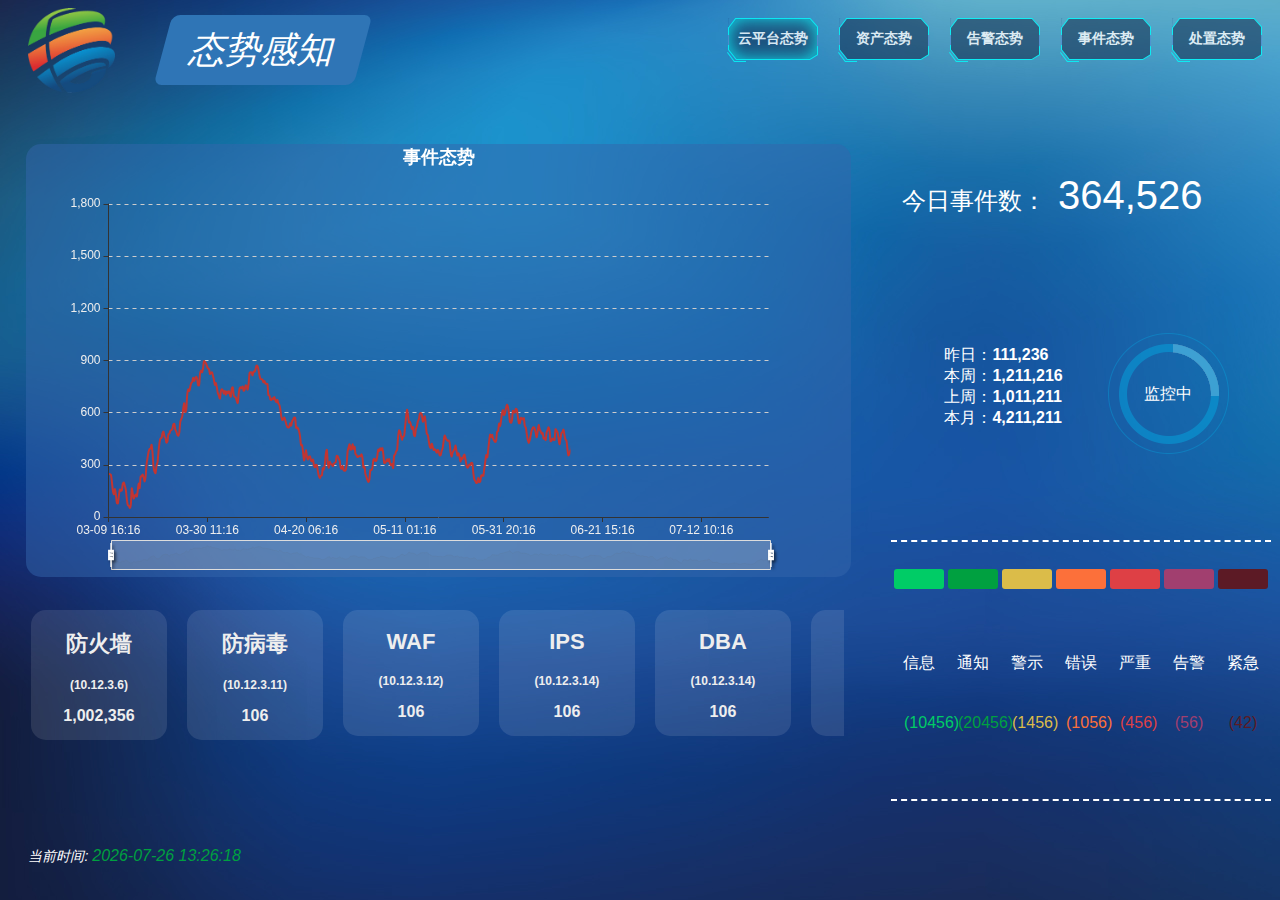
<file: index.html>
<!DOCTYPE html>
<html lang="cn">

<head>
  <meta charset="utf-8">
  <meta http-equiv="X-UA-Compatible" content="IE=edge">
  <title>态势感知-事件态势</title>
  <meta content="width=device-width, initial-scale=1, maximum-scale=1, user-scalable=no" name="viewport">
  <link rel="stylesheet" href="static/css/animate.min.css">
  <link rel="stylesheet" href="static/skin/css/style.css">
</head>

<body style="height: 100%; width: 100%">
  <div class="main-content">
    <table class="content">
      <tr style="height: 15%">
        <td>
          <div class="head-top">
            <div class="logo">
              <img src="static/skin/images/logo-xd.png" style="height: 85px" />
            </div>
            <div class="title">
              态势感知
            </div>
            <div class="menu" id="menu">
              <div class="item selected" url="index.html">云平台态势</div>
              <div class="item" url="assets.html">资产态势</div>
              <div class="item" url="alarms.html">告警态势</div>
              <div class="item" url="events.html">事件态势</div>
              <div class="item" url="treats.html">处置态势</div>
            </div>
          </div>
        </td>
      </tr>
      <tr style="height: 75%">
        <td style="vertical-align: text-top">
          <table>
            <tr>
              <td style="width: 70%; min-width: 520px; vertical-align: text-top;overflow: hidden" id="dynamic-showbox">
                <div class="showbox" style="width: 100%; height: 100%; " id="showbox-0">
                  <table style="padding-left: 2%; vertical-align: top;" id="59053893-box" page="0">
                    <tr style="height: 70%; vertical-align: top">
                      <td style="vertical-align: top">
                        <div class="middle-box">
                          <div class="tmbg quxian" id="events-quxian">
                          </div>
                        </div>
                      </td>
                    </tr>
                    <tr style="height: 30%;">
                      <td style="vertical-align: top">
                        <div class="item-box">
                          <div style="width: 915%; position: relative; transition-duration: 0s;">
                            <div class="item tmbg" style="height: 100%;margin:0 20px 0 0">
                              <div class="info">
                                <span class="title">防火墙</span>
                                <small class="unit"></small>
                              </div>
                              <div class="value" style="font-size:12px;">(10.12.3.6)</div>
                              <div class="value" style="font-size:11px;margin:5px 0 15px 0;"> </div>
                              <div class="value">1,002,356</div>
                            </div>
                            <div class="item tmbg" style="height: 100%;margin:0 20px 0 0">
                              <div class="info">
                                <span class="title">防病毒</span>
                                <small class="unit"></small>
                              </div>
                              <div class="value" style="font-size:12px;">(10.12.3.11)</div>
                              <div class="value" style="font-size:11px;margin:5px 0 15px 0;"> </div>
                              <div class="value">106</div>
                            </div>
                            <div class="item tmbg" style="height: 100%;margin:0 20px 0 0">
                              <div class="info">
                                <span class="title">WAF</span>
                                <small class="unit"></small>
                              </div>
                              <div class="value" style="font-size:12px;">(10.12.3.12)</div>
                              <div class="value" style="font-size:11px;margin:5px 0 15px 0;"> </div>
                              <div class="value">106</div>
                            </div>
                            <div class="item tmbg" style="height: 100%;margin:0 20px 0 0">
                              <div class="info">
                                <span class="title">IPS</span>
                                <small class="unit"></small>
                              </div>
                              <div class="value" style="font-size:12px;">(10.12.3.14)</div>
                              <div class="value" style="font-size:11px;margin:5px 0 15px 0;"> </div>
                              <div class="value">106</div>
                            </div>
                            <div class="item tmbg" style="height: 100%;margin:0 20px 0 0">
                              <div class="info">
                                <span class="title">DBA</span>
                                <small class="unit"></small>
                              </div>
                              <div class="value" style="font-size:12px;">(10.12.3.14)</div>
                              <div class="value" style="font-size:11px;margin:5px 0 15px 0;"> </div>
                              <div class="value">106</div>
                            </div>
                            <div class="item tmbg" style="height: 100%;margin:0 20px 0 0">
                              <div class="info">
                                <span class="title">DBA</span>
                                <small class="unit"></small>
                              </div>
                              <div class="value" style="font-size:12px;">(10.12.3.14)</div>
                              <div class="value" style="font-size:11px;margin:5px 0 15px 0;"> </div>
                              <div class="value">106</div>
                            </div>
                          </div>
                        </div>
                      </td>
                    </tr>
                  </table>
                </div>
              </td>
              <td style="width: 30%; min-width: 240px; top: 0; right: 0; position: relative; vertical-align: top;">
                <table>
                  <tr>
                    <td>
                      <div>
                        <div style="float:left;font-size: 24px;padding-top: 12px;padding-left: 10%;">今日事件数：</div>
                        <div id="event_total" class="animated bounce" style="float: left;font-size: 40px;padding-left: 12px;">364,526</div>
                      </div>
                    </td>
                  </tr>
                  <tr>
                    <td>
                      <table>
                        <tr>
                          <td>
                            <div style="float: left;width: 180px;padding-left: 10%;font-size: 16px;">
                              <ul style="margin-top: 12px;">
                                <li>
                                  <i></i>昨日：<b id="wendu">111,236</b>
                                </li>
                                <li>
                                  <i></i>本周：<b id="shidu">1,211,216</b>
                                </li>
                                <li>
                                  <i></i>上周：<b id="pm25">1,011,211</b>
                                </li>
                                <li>
                                  <i></i>本月：<b id="aqi">4,211,211</b>
                                </li>
                              </ul>
                            </div>
                            <div style="float:left;padding-left:24px;">
                              <div class="total-num-bg"></div>
                              <div style="position: absolute; margin-top: -70px;margin-left: 36px;font-size: 16px;font-color: #ddd;">监控中</div>
                            </div>
                          </td>
                        </tr>
                      </table>
                    </td>
                  </tr>
                  <tr style="height: 40%;">
                    <td>
                      <div style="padding-left: 30px; height: 100%;">
                        <div style="border-top: 2px dashed"></div>
                        <div style="height: 98%; min-height: 130px; text-align: center">
                          <table class="zhibiao">


                            <tr>
                              <td><span class="zhibiao-color" style="background-color: #00cc66;"></span></td>
                              <td><span class="zhibiao-color" style="background-color: #00a040;"></span></td>
                              <td><span class="zhibiao-color" style="background-color: #dbbc49;"></span></td>
                              <td><span class="zhibiao-color" style="background-color: #fc703a;"></span></td>
                              <td><span class="zhibiao-color" style="background-color: #de4045;"></span></td>
                              <td><span class="zhibiao-color" style="background-color: #a13f6f;"></span></td>
                              <td><span class="zhibiao-color" style="background-color: #5c1a25;"></span></td>
                            </tr>
                            <tr>
                              <td><span class="zhibiao-title" style="width:50px">信息</span></td>
                              <td><span class="zhibiao-title" style="width:50px">通知</span></td>
                              <td><span class="zhibiao-title" style="width:50px">警示</span></td>
                              <td><span class="zhibiao-title" style="width:50px">错误</span></td>
                              <td><span class="zhibiao-title" style="width:50px">严重</span></td>
                              <td><span class="zhibiao-title" style="width:50px">告警</span></td>
                              <td><span class="zhibiao-title" style="width:50px">紧急</span></td>
                            </tr>
                            <tr class="title">
                              <td><span class="zhibiao-title" style="color: #00cc66;">(10456)</span></td>
                              <td><span class="zhibiao-title" style="color: #00a040;">(20456)</span></td>
                              <td><span class="zhibiao-title" style="color: #dbbc49;">(1456)</span></td>
                              <td><span class="zhibiao-title" style="color: #fc703a;">(1056)</span></td>
                              <td><span class="zhibiao-title" style="color: #de4045;">(456)</span></td>
                              <td><span class="zhibiao-title" style="color: #a13f6f;">(56)</span></td>
                              <td><span class="zhibiao-title" style="color: #5c1a25;">(42)</span></td>
                            </tr>
                          </table>
                        </div>
                        <div style="border-top: 2px dashed"></div>
                      </div>
                    </td>
                  </tr>
                </table>
              </td>
            </tr>
          </table>
        </td>
      </tr>
      <tr style="height: 10%">
        <td>
          <div class="footer">
            <span class="title" style="font-size: 14px;font-weight:normal;"><i>当前时间: </i></span>
            <i><small id="currentTime" style="font-size: 16px;color:#00a040;"></small></i>
          </div>
        </td>
      </tr>
    </table>
  </div>
</body>

</html>
<script src="static/js/jquery-3.3.1.min.js"></script>
<script src="static/js/echarts.min.js"></script>
<script src="static/js/macarons.js"></script>
<script src="static/biz/js/events.js"></script>

<script>
  $(function () {
    InitShowBoxSize();
    initChart();
    SetCurrentTime();
    setInterval(SetCurrentTime, 1000);
    $('#menu').click(function(e) {
      var url = $(e.target).attr('url');
      if (url) {
        window.location.href = url;
      }
    })
  });
</script>

<script>
  function InitShowBoxSize() {
    var myw = $("#showbox-0").width();
    var myh = $("#showbox-0").height();

    var qxw = $("#dynamic-showbox .quxian:first").width();
    var qxh = $("#dynamic-showbox .quxian:first").height();

    $("#dynamic-showbox .showbox").each(function () {
      $(this).width(myw);
      $(this).height(myh);
    });

    $("#dynamic-showbox .quxian").each(function () {
      $(this).width(qxw);
      $(this).height(qxh);
    });
  }

  function SetCurrentTime() {
    var time = getCurrentTime();
    $('#currentTime').html(time);
  }
</script>
</file>
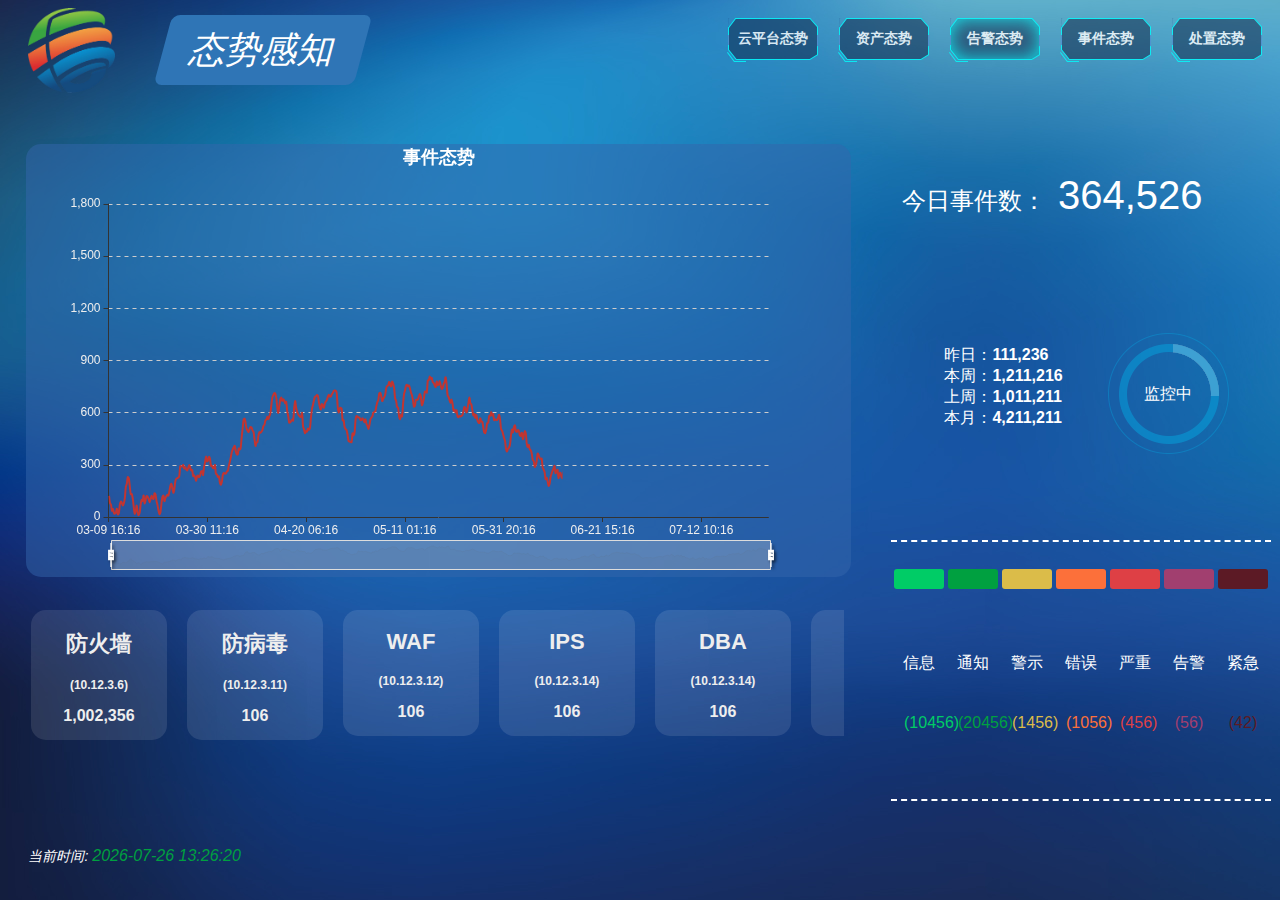
<file: alarms.html>
<!DOCTYPE html>
<html lang="cn">

<head>
  <meta charset="utf-8">
  <meta http-equiv="X-UA-Compatible" content="IE=edge">
  <title>态势感知-事件态势</title>
  <meta content="width=device-width, initial-scale=1, maximum-scale=1, user-scalable=no" name="viewport">
  <link rel="stylesheet" href="static/css/animate.min.css">
  <link rel="stylesheet" href="static/skin/css/style.css">
</head>

<body style="height: 100%; width: 100%">
  <div class="main-content">
    <table class="content">
      <tr style="height: 15%">
        <td>
          <div class="head-top">
            <div class="logo">
              <img src="static/skin/images/logo-xd.png" style="height: 85px" />
            </div>
            <div class="title">
              态势感知
            </div>
            <div class="menu" id="menu">
              <div class="item" url="index.html">云平台态势</div>
              <div class="item" url="assets.html">资产态势</div>
              <div class="item selected" url="alarms.html">告警态势</div>
              <div class="item" url="events.html">事件态势</div>
              <div class="item" url="treats.html">处置态势</div>
            </div>
          </div>
        </td>
      </tr>
      <tr style="height: 75%">
        <td style="vertical-align: text-top">
          <table>
            <tr>
              <td style="width: 70%; min-width: 520px; vertical-align: text-top;overflow: hidden" id="dynamic-showbox">
                <div class="showbox" style="width: 100%; height: 100%; " id="showbox-0">
                  <table style="padding-left: 2%; vertical-align: top;" id="59053893-box" page="0">
                    <tr style="height: 70%; vertical-align: top">
                      <td style="vertical-align: top">
                        <div class="middle-box">
                          <div class="tmbg quxian" id="events-quxian">
                          </div>
                        </div>
                      </td>
                    </tr>
                    <tr style="height: 30%;">
                      <td style="vertical-align: top">
                        <div class="item-box">
                          <div style="width: 915%; position: relative; transition-duration: 0s;">
                            <div class="item tmbg" style="height: 100%;margin:0 20px 0 0">
                              <div class="info">
                                <span class="title">防火墙</span>
                                <small class="unit"></small>
                              </div>
                              <div class="value" style="font-size:12px;">(10.12.3.6)</div>
                              <div class="value" style="font-size:11px;margin:5px 0 15px 0;"> </div>
                              <div class="value">1,002,356</div>
                            </div>
                            <div class="item tmbg" style="height: 100%;margin:0 20px 0 0">
                              <div class="info">
                                <span class="title">防病毒</span>
                                <small class="unit"></small>
                              </div>
                              <div class="value" style="font-size:12px;">(10.12.3.11)</div>
                              <div class="value" style="font-size:11px;margin:5px 0 15px 0;"> </div>
                              <div class="value">106</div>
                            </div>
                            <div class="item tmbg" style="height: 100%;margin:0 20px 0 0">
                              <div class="info">
                                <span class="title">WAF</span>
                                <small class="unit"></small>
                              </div>
                              <div class="value" style="font-size:12px;">(10.12.3.12)</div>
                              <div class="value" style="font-size:11px;margin:5px 0 15px 0;"> </div>
                              <div class="value">106</div>
                            </div>
                            <div class="item tmbg" style="height: 100%;margin:0 20px 0 0">
                              <div class="info">
                                <span class="title">IPS</span>
                                <small class="unit"></small>
                              </div>
                              <div class="value" style="font-size:12px;">(10.12.3.14)</div>
                              <div class="value" style="font-size:11px;margin:5px 0 15px 0;"> </div>
                              <div class="value">106</div>
                            </div>
                            <div class="item tmbg" style="height: 100%;margin:0 20px 0 0">
                              <div class="info">
                                <span class="title">DBA</span>
                                <small class="unit"></small>
                              </div>
                              <div class="value" style="font-size:12px;">(10.12.3.14)</div>
                              <div class="value" style="font-size:11px;margin:5px 0 15px 0;"> </div>
                              <div class="value">106</div>
                            </div>
                            <div class="item tmbg" style="height: 100%;margin:0 20px 0 0">
                              <div class="info">
                                <span class="title">DBA</span>
                                <small class="unit"></small>
                              </div>
                              <div class="value" style="font-size:12px;">(10.12.3.14)</div>
                              <div class="value" style="font-size:11px;margin:5px 0 15px 0;"> </div>
                              <div class="value">106</div>
                            </div>
                          </div>
                        </div>
                      </td>
                    </tr>
                  </table>
                </div>
              </td>
              <td style="width: 30%; min-width: 240px; top: 0; right: 0; position: relative; vertical-align: top;">
                <table>
                  <tr>
                    <td>
                      <div>
                        <div style="float:left;font-size: 24px;padding-top: 12px;padding-left: 10%;">今日事件数：</div>
                        <div id="event_total" class="animated bounce" style="float: left;font-size: 40px;padding-left: 12px;">364,526</div>
                      </div>
                    </td>
                  </tr>
                  <tr>
                    <td>
                      <table>
                        <tr>
                          <td>
                            <div style="float: left;width: 180px;padding-left: 10%;font-size: 16px;">
                              <ul style="margin-top: 12px;">
                                <li>
                                  <i></i>昨日：<b id="wendu">111,236</b>
                                </li>
                                <li>
                                  <i></i>本周：<b id="shidu">1,211,216</b>
                                </li>
                                <li>
                                  <i></i>上周：<b id="pm25">1,011,211</b>
                                </li>
                                <li>
                                  <i></i>本月：<b id="aqi">4,211,211</b>
                                </li>
                              </ul>
                            </div>
                            <div style="float:left;padding-left:24px;">
                              <div class="total-num-bg"></div>
                              <div style="position: absolute; margin-top: -70px;margin-left: 36px;font-size: 16px;font-color: #ddd;">监控中</div>
                            </div>
                          </td>
                        </tr>
                      </table>
                    </td>
                  </tr>
                  <tr style="height: 40%;">
                    <td>
                      <div style="padding-left: 30px; height: 100%;">
                        <div style="border-top: 2px dashed"></div>
                        <div style="height: 98%; min-height: 130px; text-align: center">
                          <table class="zhibiao">


                            <tr>
                              <td><span class="zhibiao-color" style="background-color: #00cc66;"></span></td>
                              <td><span class="zhibiao-color" style="background-color: #00a040;"></span></td>
                              <td><span class="zhibiao-color" style="background-color: #dbbc49;"></span></td>
                              <td><span class="zhibiao-color" style="background-color: #fc703a;"></span></td>
                              <td><span class="zhibiao-color" style="background-color: #de4045;"></span></td>
                              <td><span class="zhibiao-color" style="background-color: #a13f6f;"></span></td>
                              <td><span class="zhibiao-color" style="background-color: #5c1a25;"></span></td>
                            </tr>
                            <tr>
                              <td><span class="zhibiao-title" style="width:50px">信息</span></td>
                              <td><span class="zhibiao-title" style="width:50px">通知</span></td>
                              <td><span class="zhibiao-title" style="width:50px">警示</span></td>
                              <td><span class="zhibiao-title" style="width:50px">错误</span></td>
                              <td><span class="zhibiao-title" style="width:50px">严重</span></td>
                              <td><span class="zhibiao-title" style="width:50px">告警</span></td>
                              <td><span class="zhibiao-title" style="width:50px">紧急</span></td>
                            </tr>
                            <tr class="title">
                              <td><span class="zhibiao-title" style="color: #00cc66;">(10456)</span></td>
                              <td><span class="zhibiao-title" style="color: #00a040;">(20456)</span></td>
                              <td><span class="zhibiao-title" style="color: #dbbc49;">(1456)</span></td>
                              <td><span class="zhibiao-title" style="color: #fc703a;">(1056)</span></td>
                              <td><span class="zhibiao-title" style="color: #de4045;">(456)</span></td>
                              <td><span class="zhibiao-title" style="color: #a13f6f;">(56)</span></td>
                              <td><span class="zhibiao-title" style="color: #5c1a25;">(42)</span></td>
                            </tr>
                          </table>
                        </div>
                        <div style="border-top: 2px dashed"></div>
                      </div>
                    </td>
                  </tr>
                </table>
              </td>
            </tr>
          </table>
        </td>
      </tr>
      <tr style="height: 10%">
        <td>
          <div class="footer">
            <span class="title" style="font-size: 14px;font-weight:normal;"><i>当前时间: </i></span>
            <i><small id="currentTime" style="font-size: 16px;color:#00a040;"></small></i>
          </div>
        </td>
      </tr>
    </table>
  </div>
</body>

</html>
<script src="static/js/jquery-3.3.1.min.js"></script>
<script src="static/js/echarts.min.js"></script>
<script src="static/js/macarons.js"></script>
<script src="static/biz/js/events.js"></script>

<script>
  $(function () {
    InitShowBoxSize();
    initChart();
    SetCurrentTime();
    setInterval(SetCurrentTime, 1000);
    $('#menu').click(function(e) {
      var url = $(e.target).attr('url');
      if (url) {
        window.location.href = url;
      }
    })
  });
</script>

<script>
  function InitShowBoxSize() {
    var myw = $("#showbox-0").width();
    var myh = $("#showbox-0").height();

    var qxw = $("#dynamic-showbox .quxian:first").width();
    var qxh = $("#dynamic-showbox .quxian:first").height();

    $("#dynamic-showbox .showbox").each(function () {
      $(this).width(myw);
      $(this).height(myh);
    });

    $("#dynamic-showbox .quxian").each(function () {
      $(this).width(qxw);
      $(this).height(qxh);
    });
  }

  function SetCurrentTime() {
    var time = getCurrentTime();
    $('#currentTime').html(time);
  }
</script>
</file>
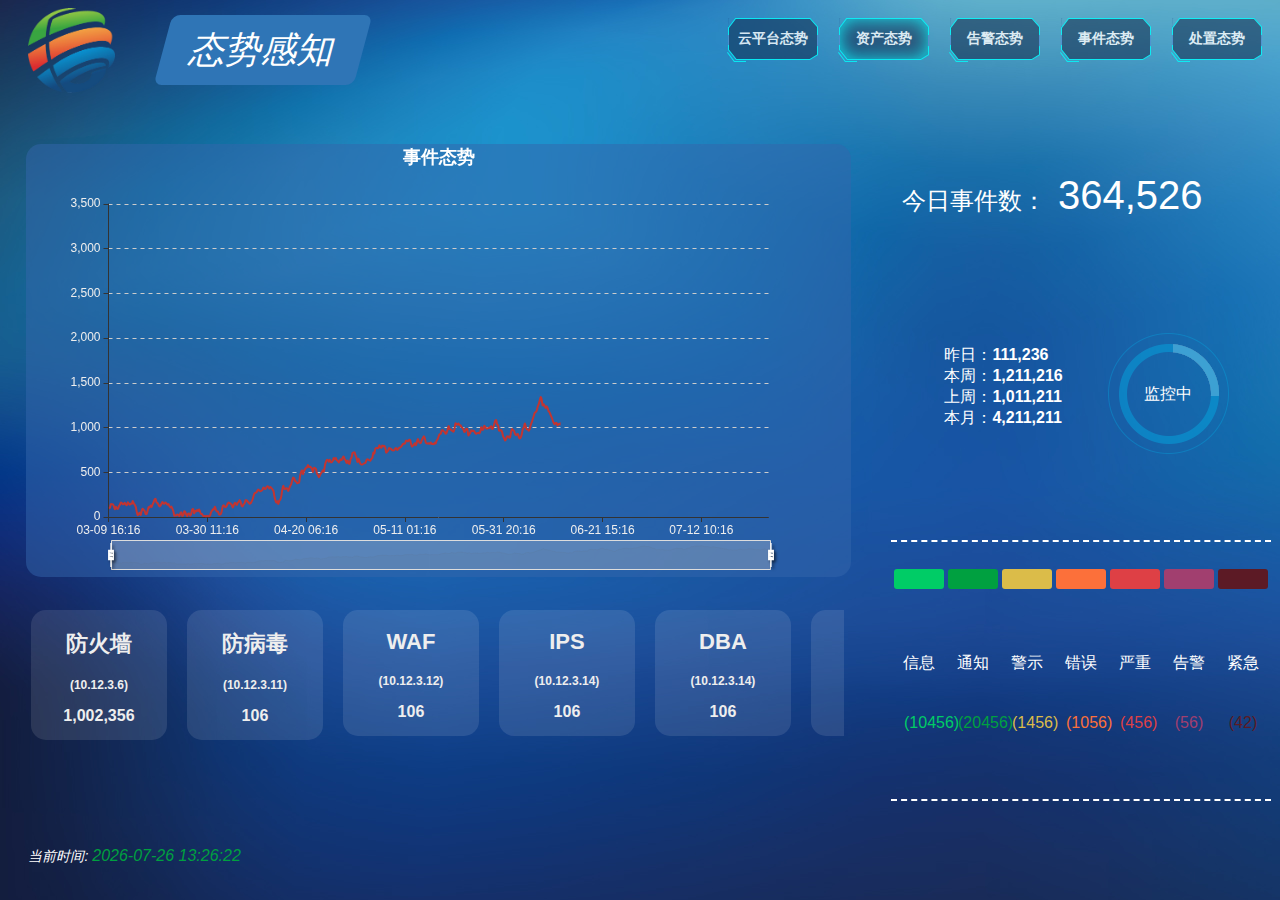
<file: assets.html>
<!DOCTYPE html>
<html lang="cn">

<head>
  <meta charset="utf-8">
  <meta http-equiv="X-UA-Compatible" content="IE=edge">
  <title>态势感知-事件态势</title>
  <meta content="width=device-width, initial-scale=1, maximum-scale=1, user-scalable=no" name="viewport">
  <link rel="stylesheet" href="static/css/animate.min.css">
  <link rel="stylesheet" href="static/skin/css/style.css">
</head>

<body style="height: 100%; width: 100%">
  <div class="main-content">
    <table class="content">
      <tr style="height: 15%">
        <td>
          <div class="head-top">
            <div class="logo">
              <img src="static/skin/images/logo-xd.png" style="height: 85px" />
            </div>
            <div class="title">
              态势感知
            </div>
            <div class="menu" id="menu">
              <div class="item" url="index.html">云平台态势</div>
              <div class="item selected" url="assets.html">资产态势</div>
              <div class="item" url="alarms.html">告警态势</div>
              <div class="item" url="events.html">事件态势</div>
              <div class="item" url="treats.html">处置态势</div>
            </div>
          </div>
        </td>
      </tr>
      <tr style="height: 75%">
        <td style="vertical-align: text-top">
          <table>
            <tr>
              <td style="width: 70%; min-width: 520px; vertical-align: text-top;overflow: hidden" id="dynamic-showbox">
                <div class="showbox" style="width: 100%; height: 100%; " id="showbox-0">
                  <table style="padding-left: 2%; vertical-align: top;" id="59053893-box" page="0">
                    <tr style="height: 70%; vertical-align: top">
                      <td style="vertical-align: top">
                        <div class="middle-box">
                          <div class="tmbg quxian" id="events-quxian">
                          </div>
                        </div>
                      </td>
                    </tr>
                    <tr style="height: 30%;">
                      <td style="vertical-align: top">
                        <div class="item-box">
                          <div style="width: 915%; position: relative; transition-duration: 0s;">
                            <div class="item tmbg" style="height: 100%;margin:0 20px 0 0">
                              <div class="info">
                                <span class="title">防火墙</span>
                                <small class="unit"></small>
                              </div>
                              <div class="value" style="font-size:12px;">(10.12.3.6)</div>
                              <div class="value" style="font-size:11px;margin:5px 0 15px 0;"> </div>
                              <div class="value">1,002,356</div>
                            </div>
                            <div class="item tmbg" style="height: 100%;margin:0 20px 0 0">
                              <div class="info">
                                <span class="title">防病毒</span>
                                <small class="unit"></small>
                              </div>
                              <div class="value" style="font-size:12px;">(10.12.3.11)</div>
                              <div class="value" style="font-size:11px;margin:5px 0 15px 0;"> </div>
                              <div class="value">106</div>
                            </div>
                            <div class="item tmbg" style="height: 100%;margin:0 20px 0 0">
                              <div class="info">
                                <span class="title">WAF</span>
                                <small class="unit"></small>
                              </div>
                              <div class="value" style="font-size:12px;">(10.12.3.12)</div>
                              <div class="value" style="font-size:11px;margin:5px 0 15px 0;"> </div>
                              <div class="value">106</div>
                            </div>
                            <div class="item tmbg" style="height: 100%;margin:0 20px 0 0">
                              <div class="info">
                                <span class="title">IPS</span>
                                <small class="unit"></small>
                              </div>
                              <div class="value" style="font-size:12px;">(10.12.3.14)</div>
                              <div class="value" style="font-size:11px;margin:5px 0 15px 0;"> </div>
                              <div class="value">106</div>
                            </div>
                            <div class="item tmbg" style="height: 100%;margin:0 20px 0 0">
                              <div class="info">
                                <span class="title">DBA</span>
                                <small class="unit"></small>
                              </div>
                              <div class="value" style="font-size:12px;">(10.12.3.14)</div>
                              <div class="value" style="font-size:11px;margin:5px 0 15px 0;"> </div>
                              <div class="value">106</div>
                            </div>
                            <div class="item tmbg" style="height: 100%;margin:0 20px 0 0">
                              <div class="info">
                                <span class="title">DBA</span>
                                <small class="unit"></small>
                              </div>
                              <div class="value" style="font-size:12px;">(10.12.3.14)</div>
                              <div class="value" style="font-size:11px;margin:5px 0 15px 0;"> </div>
                              <div class="value">106</div>
                            </div>
                          </div>
                        </div>
                      </td>
                    </tr>
                  </table>
                </div>
              </td>
              <td style="width: 30%; min-width: 240px; top: 0; right: 0; position: relative; vertical-align: top;">
                <table>
                  <tr>
                    <td>
                      <div>
                        <div style="float:left;font-size: 24px;padding-top: 12px;padding-left: 10%;">今日事件数：</div>
                        <div id="event_total" class="animated bounce" style="float: left;font-size: 40px;padding-left: 12px;">364,526</div>
                      </div>
                    </td>
                  </tr>
                  <tr>
                    <td>
                      <table>
                        <tr>
                          <td>
                            <div style="float: left;width: 180px;padding-left: 10%;font-size: 16px;">
                              <ul style="margin-top: 12px;">
                                <li>
                                  <i></i>昨日：<b id="wendu">111,236</b>
                                </li>
                                <li>
                                  <i></i>本周：<b id="shidu">1,211,216</b>
                                </li>
                                <li>
                                  <i></i>上周：<b id="pm25">1,011,211</b>
                                </li>
                                <li>
                                  <i></i>本月：<b id="aqi">4,211,211</b>
                                </li>
                              </ul>
                            </div>
                            <div style="float:left;padding-left:24px;">
                              <div class="total-num-bg"></div>
                              <div style="position: absolute; margin-top: -70px;margin-left: 36px;font-size: 16px;font-color: #ddd;">监控中</div>
                            </div>
                          </td>
                        </tr>
                      </table>
                    </td>
                  </tr>
                  <tr style="height: 40%;">
                    <td>
                      <div style="padding-left: 30px; height: 100%;">
                        <div style="border-top: 2px dashed"></div>
                        <div style="height: 98%; min-height: 130px; text-align: center">
                          <table class="zhibiao">


                            <tr>
                              <td><span class="zhibiao-color" style="background-color: #00cc66;"></span></td>
                              <td><span class="zhibiao-color" style="background-color: #00a040;"></span></td>
                              <td><span class="zhibiao-color" style="background-color: #dbbc49;"></span></td>
                              <td><span class="zhibiao-color" style="background-color: #fc703a;"></span></td>
                              <td><span class="zhibiao-color" style="background-color: #de4045;"></span></td>
                              <td><span class="zhibiao-color" style="background-color: #a13f6f;"></span></td>
                              <td><span class="zhibiao-color" style="background-color: #5c1a25;"></span></td>
                            </tr>
                            <tr>
                              <td><span class="zhibiao-title" style="width:50px">信息</span></td>
                              <td><span class="zhibiao-title" style="width:50px">通知</span></td>
                              <td><span class="zhibiao-title" style="width:50px">警示</span></td>
                              <td><span class="zhibiao-title" style="width:50px">错误</span></td>
                              <td><span class="zhibiao-title" style="width:50px">严重</span></td>
                              <td><span class="zhibiao-title" style="width:50px">告警</span></td>
                              <td><span class="zhibiao-title" style="width:50px">紧急</span></td>
                            </tr>
                            <tr class="title">
                              <td><span class="zhibiao-title" style="color: #00cc66;">(10456)</span></td>
                              <td><span class="zhibiao-title" style="color: #00a040;">(20456)</span></td>
                              <td><span class="zhibiao-title" style="color: #dbbc49;">(1456)</span></td>
                              <td><span class="zhibiao-title" style="color: #fc703a;">(1056)</span></td>
                              <td><span class="zhibiao-title" style="color: #de4045;">(456)</span></td>
                              <td><span class="zhibiao-title" style="color: #a13f6f;">(56)</span></td>
                              <td><span class="zhibiao-title" style="color: #5c1a25;">(42)</span></td>
                            </tr>
                          </table>
                        </div>
                        <div style="border-top: 2px dashed"></div>
                      </div>
                    </td>
                  </tr>
                </table>
              </td>
            </tr>
          </table>
        </td>
      </tr>
      <tr style="height: 10%">
        <td>
          <div class="footer">
            <span class="title" style="font-size: 14px;font-weight:normal;"><i>当前时间: </i></span>
            <i><small id="currentTime" style="font-size: 16px;color:#00a040;"></small></i>
          </div>
        </td>
      </tr>
    </table>
  </div>
</body>

</html>
<script src="static/js/jquery-3.3.1.min.js"></script>
<script src="static/js/echarts.min.js"></script>
<script src="static/js/macarons.js"></script>
<script src="static/biz/js/events.js"></script>

<script>
  $(function () {
    InitShowBoxSize();
    initChart();
    SetCurrentTime();
    setInterval(SetCurrentTime, 1000);
    $('#menu').click(function(e) {
      var url = $(e.target).attr('url');
      if (url) {
        window.location.href = url;
      }
    })
  });
</script>

<script>
  function InitShowBoxSize() {
    var myw = $("#showbox-0").width();
    var myh = $("#showbox-0").height();

    var qxw = $("#dynamic-showbox .quxian:first").width();
    var qxh = $("#dynamic-showbox .quxian:first").height();

    $("#dynamic-showbox .showbox").each(function () {
      $(this).width(myw);
      $(this).height(myh);
    });

    $("#dynamic-showbox .quxian").each(function () {
      $(this).width(qxw);
      $(this).height(qxh);
    });
  }

  function SetCurrentTime() {
    var time = getCurrentTime();
    $('#currentTime').html(time);
  }
</script>
</file>
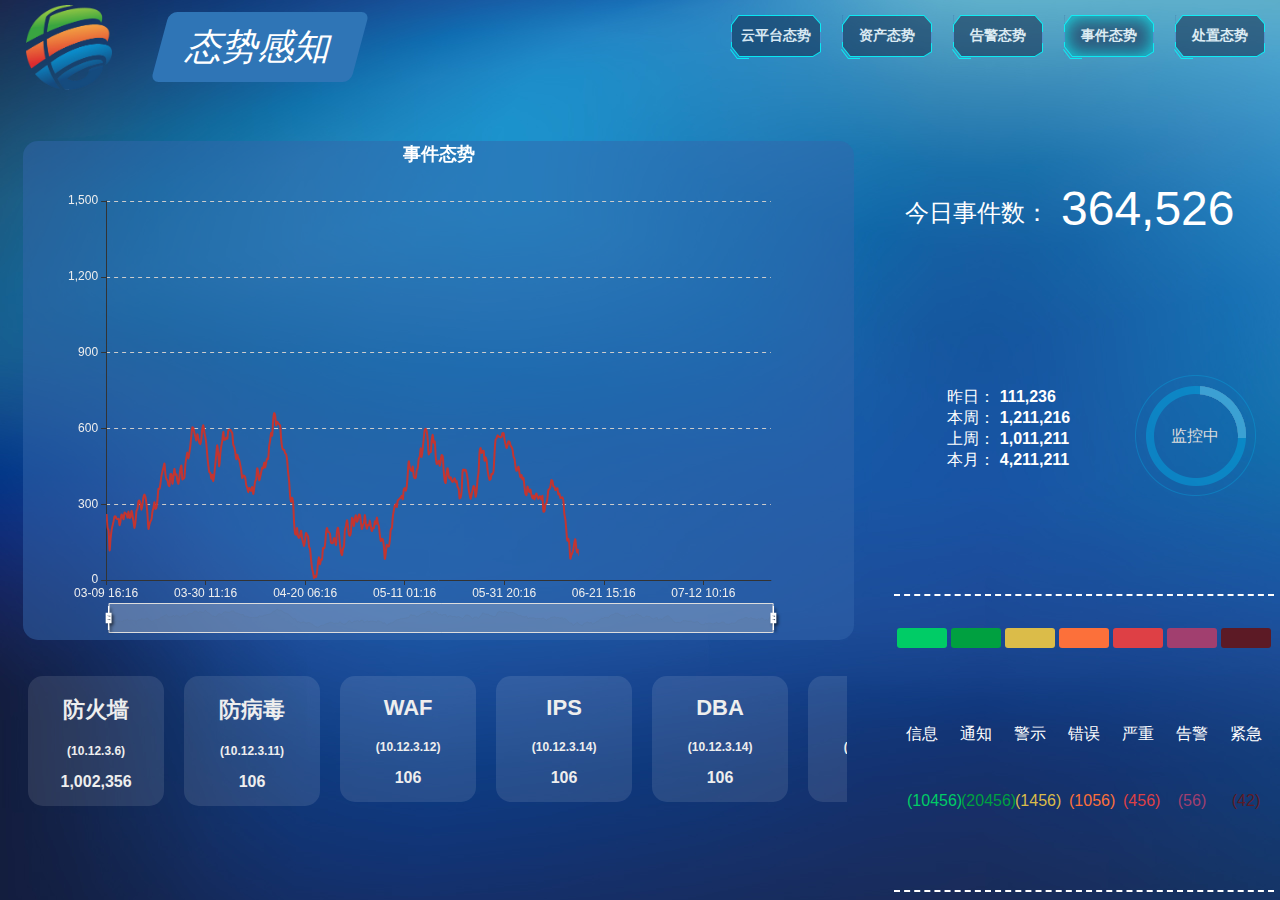
<file: events.html>
<!DOCTYPE html>
<html lang="cn">

<head>
  <meta charset="utf-8">
  <meta http-equiv="X-UA-Compatible" content="IE=edge">
  <title>态势感知-事件态势</title>
  <meta content="width=device-width, initial-scale=1, maximum-scale=1, user-scalable=no" name="viewport">
  <link rel="stylesheet" href="static/css/animate.min.css">
  <link rel="stylesheet" href="static/skin/css/style.css">
</head>

<body style="height: 100%; width: 100%">
  <div class="main-content">
    <div class="content">
      <!-- top content -->
      <div class="top-content">
        <div class="head-top">
          <div class="logo">
            <img src="static/skin/images/logo-xd.png" style="height: 85px" />
          </div>
          <div class="title">
            态势感知
          </div>
          <div class="menu" id="menu">
            <div class="item" url="index.html">云平台态势</div>
            <div class="item" url="assets.html">资产态势</div>
            <div class="item" url="alarms.html">告警态势</div>
            <div class="item selected" url="events.html">事件态势</div>
            <div class="item" url="treats.html">处置态势</div>
          </div>
        </div>
      </div>
      <!-- page content -->
      <div class="page-content">
        <table>
          <tr>
            <td style="width: 70%; min-width: 520px; vertical-align: text-top;overflow: hidden" id="dynamic-showbox">
              <div class="showbox" style="width: 100%; height: 100%; " id="showbox-0">
                <table style="padding-left: 2%; vertical-align: top;" id="59053893-box" page="0">
                  <tr style="height: 70%; vertical-align: top">
                    <td style="vertical-align: top">
                      <div class="middle-box">
                        <div class="tmbg quxian" id="events-quxian">
                        </div>
                      </div>
                    </td>
                  </tr>
                  <tr style="height: 30%;">
                    <td style="vertical-align: top">
                      <div class="item-box">
                        <div style="width: 915%; position: relative; transition-duration: 0s;">
                          <div class="item tmbg" style="height: 100%;margin:0 20px 0 0">
                            <div class="info">
                              <span class="title">防火墙</span>
                              <small class="unit"></small>
                            </div>
                            <div class="value" style="font-size:12px;">(10.12.3.6)</div>
                            <div class="value" style="font-size:11px;margin:5px 0 15px 0;"> </div>
                            <div class="value">1,002,356</div>
                          </div>
                          <div class="item tmbg" style="height: 100%;margin:0 20px 0 0">
                            <div class="info">
                              <span class="title">防病毒</span>
                              <small class="unit"></small>
                            </div>
                            <div class="value" style="font-size:12px;">(10.12.3.11)</div>
                            <div class="value" style="font-size:11px;margin:5px 0 15px 0;"> </div>
                            <div class="value">106</div>
                          </div>
                          <div class="item tmbg" style="height: 100%;margin:0 20px 0 0">
                            <div class="info">
                              <span class="title">WAF</span>
                              <small class="unit"></small>
                            </div>
                            <div class="value" style="font-size:12px;">(10.12.3.12)</div>
                            <div class="value" style="font-size:11px;margin:5px 0 15px 0;"> </div>
                            <div class="value">106</div>
                          </div>
                          <div class="item tmbg" style="height: 100%;margin:0 20px 0 0">
                            <div class="info">
                              <span class="title">IPS</span>
                              <small class="unit"></small>
                            </div>
                            <div class="value" style="font-size:12px;">(10.12.3.14)</div>
                            <div class="value" style="font-size:11px;margin:5px 0 15px 0;"> </div>
                            <div class="value">106</div>
                          </div>
                          <div class="item tmbg" style="height: 100%;margin:0 20px 0 0">
                            <div class="info">
                              <span class="title">DBA</span>
                              <small class="unit"></small>
                            </div>
                            <div class="value" style="font-size:12px;">(10.12.3.14)</div>
                            <div class="value" style="font-size:11px;margin:5px 0 15px 0;"> </div>
                            <div class="value">106</div>
                          </div>
                          <div class="item tmbg" style="height: 100%;margin:0 20px 0 0">
                            <div class="info">
                              <span class="title">DBA</span>
                              <small class="unit"></small>
                            </div>
                            <div class="value" style="font-size:12px;">(10.12.3.14)</div>
                            <div class="value" style="font-size:11px;margin:5px 0 15px 0;"> </div>
                            <div class="value">106</div>
                          </div>
                        </div>
                      </div>
                    </td>
                  </tr>
                </table>
              </div>
            </td>
            <td style="width: 30%; min-width: 240px; top: 0; right: 0; position: relative; vertical-align: top;">
              <table>
                <tr>
                  <td>
                    <div>
                      <div style="float:left;font-size: 24px;padding-top: 16px;padding-left: 10%;">今日事件数：</div>
                      <div id="event_total" class="animated bounce" style="float: left;font-size: 48px;padding-left: 12px;">364,526</div>
                    </div>
                  </td>
                </tr>
                <tr>
                  <td>
                    <table>
                      <tr>
                        <td>
                          <div style="float: left;width: 180px;padding-left: 10%;font-size: 16px;">
                            <ul style="margin-top: 12px;">
                              <li>
                                <i></i>昨日：&nbsp;<b id="wendu">111,236</b>
                              </li>
                              <li>
                                <i></i>本周：&nbsp;<b id="shidu">1,211,216</b>
                              </li>
                              <li>
                                <i></i>上周：&nbsp;<b id="pm25">1,011,211</b>
                              </li>
                              <li>
                                <i></i>本月：&nbsp;<b id="aqi">4,211,211</b>
                              </li>
                            </ul>
                          </div>
                          <div style="float:left;padding-left:48px;">
                            <div class="total-num-bg"></div>
                            <div style="position: absolute; margin-top: -70px;margin-left: 36px;font-size: 16px;color: #ddd;">监控中</div>
                          </div>
                        </td>
                      </tr>
                    </table>
                  </td>
                </tr>
                <tr style="height: 40%;">
                  <td>
                    <div style="padding-left: 30px; height: 100%;">
                      <div style="border-top: 2px dashed"></div>
                      <div style="height: 98%; min-height: 130px; text-align: center">
                        <table class="zhibiao">


                          <tr>
                            <td><span class="zhibiao-color" style="background-color: #00cc66;"></span></td>
                            <td><span class="zhibiao-color" style="background-color: #00a040;"></span></td>
                            <td><span class="zhibiao-color" style="background-color: #dbbc49;"></span></td>
                            <td><span class="zhibiao-color" style="background-color: #fc703a;"></span></td>
                            <td><span class="zhibiao-color" style="background-color: #de4045;"></span></td>
                            <td><span class="zhibiao-color" style="background-color: #a13f6f;"></span></td>
                            <td><span class="zhibiao-color" style="background-color: #5c1a25;"></span></td>
                          </tr>
                          <tr>
                            <td><span class="zhibiao-title" style="width:50px">信息</span></td>
                            <td><span class="zhibiao-title" style="width:50px">通知</span></td>
                            <td><span class="zhibiao-title" style="width:50px">警示</span></td>
                            <td><span class="zhibiao-title" style="width:50px">错误</span></td>
                            <td><span class="zhibiao-title" style="width:50px">严重</span></td>
                            <td><span class="zhibiao-title" style="width:50px">告警</span></td>
                            <td><span class="zhibiao-title" style="width:50px">紧急</span></td>
                          </tr>
                          <tr class="title">
                            <td><span class="zhibiao-title" style="color: #00cc66;">(10456)</span></td>
                            <td><span class="zhibiao-title" style="color: #00a040;">(20456)</span></td>
                            <td><span class="zhibiao-title" style="color: #dbbc49;">(1456)</span></td>
                            <td><span class="zhibiao-title" style="color: #fc703a;">(1056)</span></td>
                            <td><span class="zhibiao-title" style="color: #de4045;">(456)</span></td>
                            <td><span class="zhibiao-title" style="color: #a13f6f;">(56)</span></td>
                            <td><span class="zhibiao-title" style="color: #5c1a25;">(42)</span></td>
                          </tr>
                        </table>
                      </div>
                      <div style="border-top: 2px dashed"></div>
                    </div>
                  </td>
                </tr>
              </table>
            </td>
          </tr>
        </table>
      </div>
    </div>
  </div>
</body>

</html>
<script src="static/js/jquery-3.3.1.min.js"></script>
<script src="static/js/echarts.min.js"></script>
<script src="static/js/macarons.js"></script>
<script src="static/biz/js/events.js"></script>

<script>
  $(function () {
    InitShowBoxSize();
    initChart();
    SetCurrentTime();
    setInterval(SetCurrentTime, 1000);
    $('#menu').click(function (e) {
      var url = $(e.target).attr('url');
      if (url) {
        window.location.href = url;
      }
    })
  });
</script>

<script>
  function InitShowBoxSize() {
    var myw = $("#showbox-0").width();
    var myh = $("#showbox-0").height();

    var qxw = $("#dynamic-showbox .quxian:first").width();
    var qxh = $("#dynamic-showbox .quxian:first").height();

    $("#dynamic-showbox .showbox").each(function () {
      $(this).width(myw);
      $(this).height(myh);
    });

    $("#dynamic-showbox .quxian").each(function () {
      $(this).width(qxw);
      $(this).height(qxh);
    });
  }

  function SetCurrentTime() {
    var time = getCurrentTime();
    $('#currentTime').html(time);
  }
</script>
</file>
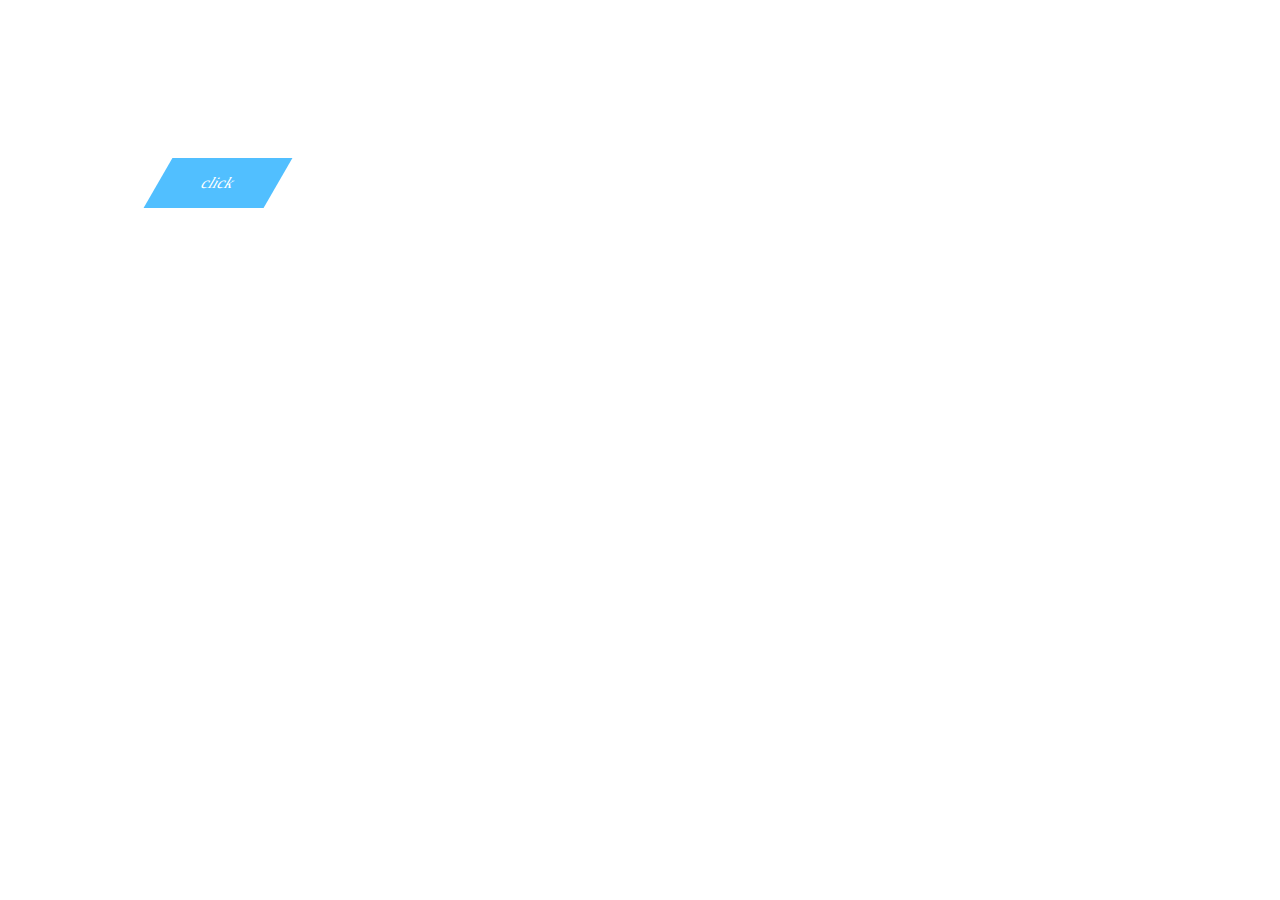
<file: test.html>
<!DOCTYPE html>
<html lang="en">

<head>
  <meta charset="UTF-8">
  <title>Title</title>
  <style>
    .location {
      position: relative;
      top: 150px;
      left: 150px;
    }

    .button {
      color: white;
      background-color: #51bfff;
      width: 120px;
      height: 50px;
      line-height: 50px;
      text-align: center;
      transform: skewX(-30deg);
    }
  </style>
</head>

<body>
  <div class="location button">click</div>
</body>

</html>
</file>
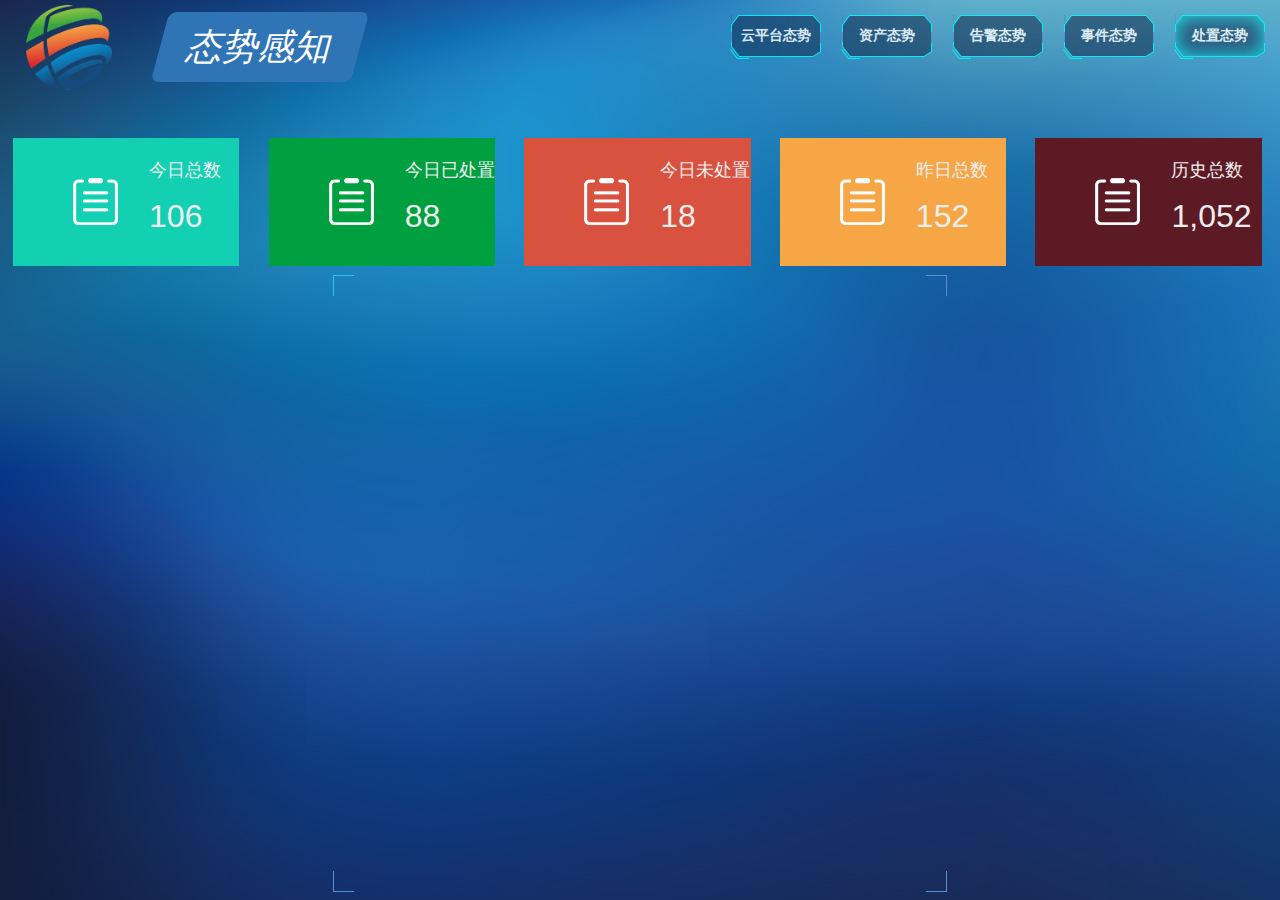
<file: treats.html>
<!DOCTYPE html>
<html lang="cn">

<head>
  <meta charset="utf-8">
  <meta http-equiv="X-UA-Compatible" content="IE=edge">
  <title>态势感知-处置态势</title>
  <meta content="width=device-width, initial-scale=1, maximum-scale=1, user-scalable=no" name="viewport">
  <link rel="stylesheet" href="static/css/animate.min.css">
  <link rel="stylesheet" href="static/skin/css/style.css">
  <style>
    .number-content {
      width: 100%;
      height: 134px;
    }

    .chart-content {
      margin-top: 6px;
      width: 100%;
      height: calc(85vh - 148px);
    }

    .treats .item {
      position: relative;
      margin-left: 4%;
      width: 90%;
      height: 128px;
    }

    .treats .treated {
      background: #00a040;
    }

    .treats .untreat {
      background: #D9523F;
    }

    .treats .all {
      background: #13D0B2;
    }

    .treats .yestodayall {
      background: #F6A645;
    }

    .treats .historyall {
      background: #5c1a25;
    }

    .treats-box-content {
      margin-top: -24px;
      padding-left: 44%;
    }

    .treats-box-content .number {
      margin-top: 8px;
      margin-left: 12px;
      font-size: 28px;
      font-weight: bold;
    }

    .chart-content .left {
      position: relative;
      float: left;
      width: 25%;
      height: 100%;
    }

    .chart-content .middle {
      position: relative;
      float: left;
      margin-left: 1%;
      width: 48%;
      height: 100%;
    }

    .chart-content .right {
      position: relative;
      float: left;
      margin-left: 1%;
      width: 25%;
      height: 100%;
    }
  </style>
</head>

<body style="height: 100%; width: 100%">
  <div class="main-content">
    <div class="content">
      <!-- top content -->
      <div class="top-content">
        <div class="head-top">
          <div class="logo">
            <img src="static/skin/images/logo-xd.png" style="height: 85px" />
          </div>
          <div class="title">
            态势感知
          </div>
          <div class="menu" id="menu">
            <div class="item" url="index.html">云平台态势</div>
            <div class="item" url="assets.html">资产态势</div>
            <div class="item" url="alarms.html">告警态势</div>
            <div class="item" url="events.html">事件态势</div>
            <div class="item selected" url="treats.html">处置态势</div>
          </div>
        </div>
      </div>
      <!-- page content -->
      <div class="page-content">
        <div class="number-content">
          <table>
            <tr>
              <td width="20%">
                <div class="treats">
                  <div class="item all">
                    <img src="./static/img/indent.png" style="position: relative;top: 40px; left: 60px;">
                    <div style="position: absolute; top: 20px; left: 136px;font-size: 18px;color: #eee;">今日总数</div>
                    <div style="position: absolute; top: 60px; left: 136px;font-size: 32px;color: #eee;">106</div>
                  </div>
                </div>
              </td>
              <td width="20%">
                <div class="treats">
                  <div class="item treated">
                    <img src="./static/img/indent.png" style="position: relative;top: 40px; left: 60px;">
                    <div style="position: absolute; top: 20px; left: 136px;font-size: 18px;color: #eee;">今日已处置</div>
                    <div style="position: absolute; top: 60px; left: 136px;font-size: 32px;color: #eee;">88</div>
                  </div>
                </div>
              </td>
              <td width="20%">
                <div class="treats">
                  <div class="item untreat">
                    <img src="./static/img/indent.png" style="position: relative;top: 40px; left: 60px;">
                    <div style="position: absolute; top: 20px; left: 136px;font-size: 18px;color: #eee;">今日未处置</div>
                    <div style="position: absolute; top: 60px; left: 136px;font-size: 32px;color: #eee;">18</div>
                  </div>
                </div>
              </td>
              <td width="20%">
                <div class="treats">
                  <div class="item yestodayall">
                    <img src="./static/img/indent.png" style="position: relative;top: 40px; left: 60px;">
                    <div style="position: absolute; top: 20px; left: 136px;font-size: 18px;color: #eee;">昨日总数</div>
                    <div style="position: absolute; top: 60px; left: 136px;font-size: 32px;color: #eee;">152</div>
                  </div>
                </div>
              </td>
              <td width="20%">
                <div class="treats">
                  <div class="item historyall">
                    <img src="./static/img/indent.png" style="position: relative;top: 40px; left: 60px;">
                    <div style="position: absolute; top: 20px; left: 136px;font-size: 18px;color: #eee;">历史总数</div>
                    <div style="position: absolute; top: 60px; left: 136px;font-size: 32px;color: #eee;">1,052</div>
                  </div>
                </div>
              </td>
            </tr>
          </table>
        </div>
        <div class="chart-content">
          <div class="left">
            <div class="left1"></div>
            <div class="left2"></div>
          </div>
          <div class="middle">
            <div class="box-tl"></div>
            <div class="box-tr"></div>
            <div class="box-bl"></div>
            <div class="box-br"></div>
          </div>
          <div class="right">
            <div class="right1"></div>
            <div class="right2"></div>
          </div>
        </div>
      </div>
    </div>
  </div>
</body>

</html>
<script src="static/js/jquery-3.3.1.min.js"></script>
<script src="static/js/echarts.min.js"></script>
<script src="static/js/macarons.js"></script>
<script src="static/biz/js/events.js"></script>

<script>
  $(function () {
    SetCurrentTime();
    setInterval(SetCurrentTime, 1000);
    $('#menu').click(function (e) {
      var url = $(e.target).attr('url');
      if (url) {
        window.location.href = url;
      }
    })
  });
</script>

<script>
  function SetCurrentTime() {
    var time = getCurrentTime();
    $('#currentTime').html(time);
  }
</script>
</file>
<file: static/skin/css/style.css>
﻿html {
  font-family: "microsoft yahei", simsun, Tahoma, sans-serif;
  margin: 0;
  padding: 0;
  width: 100%;
  height: 100%;
}

body {
  font-family: inherit;
  margin: 0;
  padding: 0;
  width: 100%;
  height: 100%;
  color: #fff;
  font-size: 22px;
}

ol,
ul {
  list-style: none;
}

h1,
h2,
h3,
h4,
h5,
h6,
button,
input,
select,
textarea {
  font-size: 100%;
}

.main-content {
  position: absolute;
  width: 100%;
  height: 100%;
}

.bgimg {
  width: 100%;
  height: 100%;
  position: absolute;
  left: 0;
  top: 0;
  z-index: -1
}

.main-content {
  background: url(../images/mainface.png);
  height: 100%;
  width: 100%;
}

.main-content .content {
  width: 100%;
  height: 100%;
}

.main-content .content .top-content {
  width: 100%;
  height: 15%;
}

.main-content .content .page-content {
  width: 100%;
  height: 85%;
}

table {
  width: 100%;
  height: 100%;
}

.head-top {
  width: 100%;
  height: 100%;
  position: relative;
  min-height: 100px;
}

.head-top .logo {
  position: absolute;
  margin-left: 2%;
  top: 5px;
  height: 100%;
}

.head-top .title {
  position: absolute;
  background-color: #2F75B6;
  margin-left: 160px;
  top: 12px;
  font-size: 36px;
  width: 200px;
  height: 70px;
  line-height: 70px;
  text-align: center;
  color: #fff;
  transform: skewX(-15deg);
  border-radius: 8px;
}

.head-top .time {
  text-align: center
}

/*menu*/
.menu {
  position: absolute;
  top: 15px;
  right: 15px;
}

.menu .item {
  background-color: #4DA4CF;
  background: url('../images/menu.png') no-repeat 0 -44px;
  opacity: 0.8;
  width: 91px;
  height: 44px;
  line-height: 40px;
  font-size: 14px;
  font-weight: bold;
  float: left;
  text-align: center;
  margin-left: 20px;
  cursor: pointer;
}

.menu .item:hover,
.menu .item.selected {
  background-position: 0 0;
}

.menu .item.selected {
  cursor: default;
}

.tmbg {
  background: url('../images/bg-tm.png');
  width: 100%;
  height: 100%
}

.middle-box {
  height: 95%;
  width: 100%;
}

.middle-box .quxian {
  border-radius: 15px;
  min-height: 200px;
}

.item-box {
  width: 98%;
  overflow: hidden;
  position: relative;
  height: 100%;
  padding: 5px;
}

.item-box .item {
  float: left;
  color: #eee;
  padding-bottom: 15px;
  border-radius: 15px;
  margin: 0 15px 0px 0;
  width: 136px;
  height: 130px;
}

.item-box .item .info {
  padding: 19px 0;
  text-align: center;
}

.item-box .item .info .title {
  font-weight: bold
}

.item-box .item .info .unit {
  font-weight: bold;
  font-size: 15px
}

.item-box .item .value {
  text-align: center;
  font-weight: bold;
  font-size: 16px
}

.weather ul li {
  font-size: 18px;
  color: #bde5fd;
  line-height: 30px
}

.zhibiao .title td {
  vertical-align: top;
}

.zhibiao .zhibiao-color {
  min-width: 30px;
  height: 20px;
  display: block;
  border-radius: 3px
}

.zhibiao .zhibiao-title {
  width: 30px;
  display: inline-block;
  font-size: 16px;
}

.footer {
  clear: both;
  padding-left: 2%;
}

.footer .title {
  font-weight: bold;
  font-size: 20px;
}

@keyframes rotation {
  from {
    transform: rotate(0deg);
  }

  to {
    transform: rotate(360deg);
  }
}

.total-num-bg {
  width: 121px;
  height: 121px;
  background: url(../images/total-bg.png) 50% 50% no-repeat;
  display: block;
  transform: rotate(360deg);
  animation: rotation 5s linear infinite;
}

.box-tl {
  width: 20px;
  height: 20px;
  border-top-width: 1px;
  border-top-color: #26c6f0;
  border-top-style: solid;
  border-left-width: 1px;
  border-left-color: #26c6f0;
  border-left-style: solid;
  position: absolute;
  top: 0;
  left: 0;
}

.box-tr {
  width: 20px;
  height: 20px;
  border-top-width: 1px;
  border-top-color: #5990D1;
  border-top-style: solid;
  border-right-width: 1px;
  border-right-color: #5990D1;
  border-right-style: solid;
  position: absolute;
  top: 0;
  right: 0;
}

.box-bl {
  width: 20px;
  height: 20px;
  border-bottom-width: 1px;
  border-bottom-color: #5990D1;
  border-bottom-style: solid;
  border-left-width: 1px;
  border-left-color: #5990D1;
  border-left-style: solid;
  position: absolute;
  bottom: 0;
  left: 0;
}

.box-br {
  width: 20px;
  height: 20px;
  border-bottom-width: 1px;
  border-bottom-color: #5990D1;
  border-bottom-style: solid;
  border-right-width: 1px;
  border-right-color: #5990D1;
  border-right-style: solid;
  position: absolute;
  bottom: 0;
  right: 0;
}
</file>
